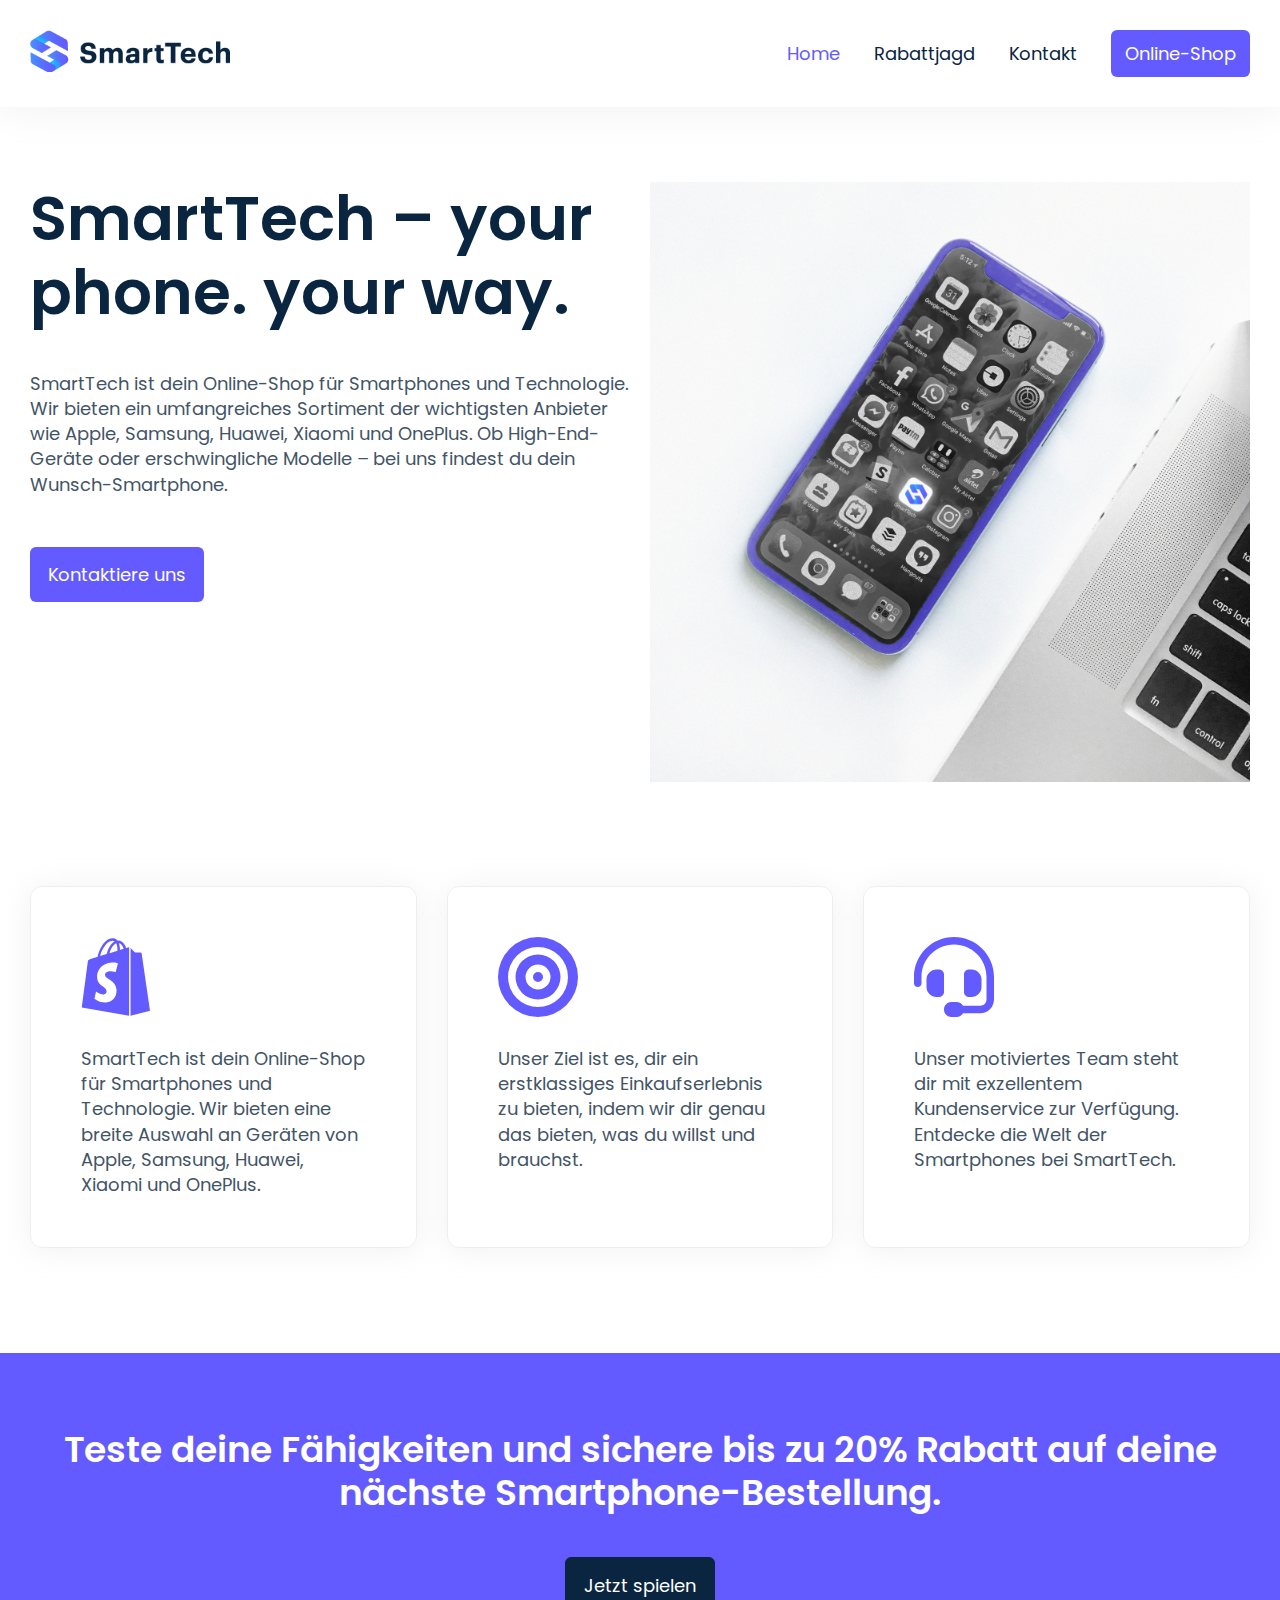
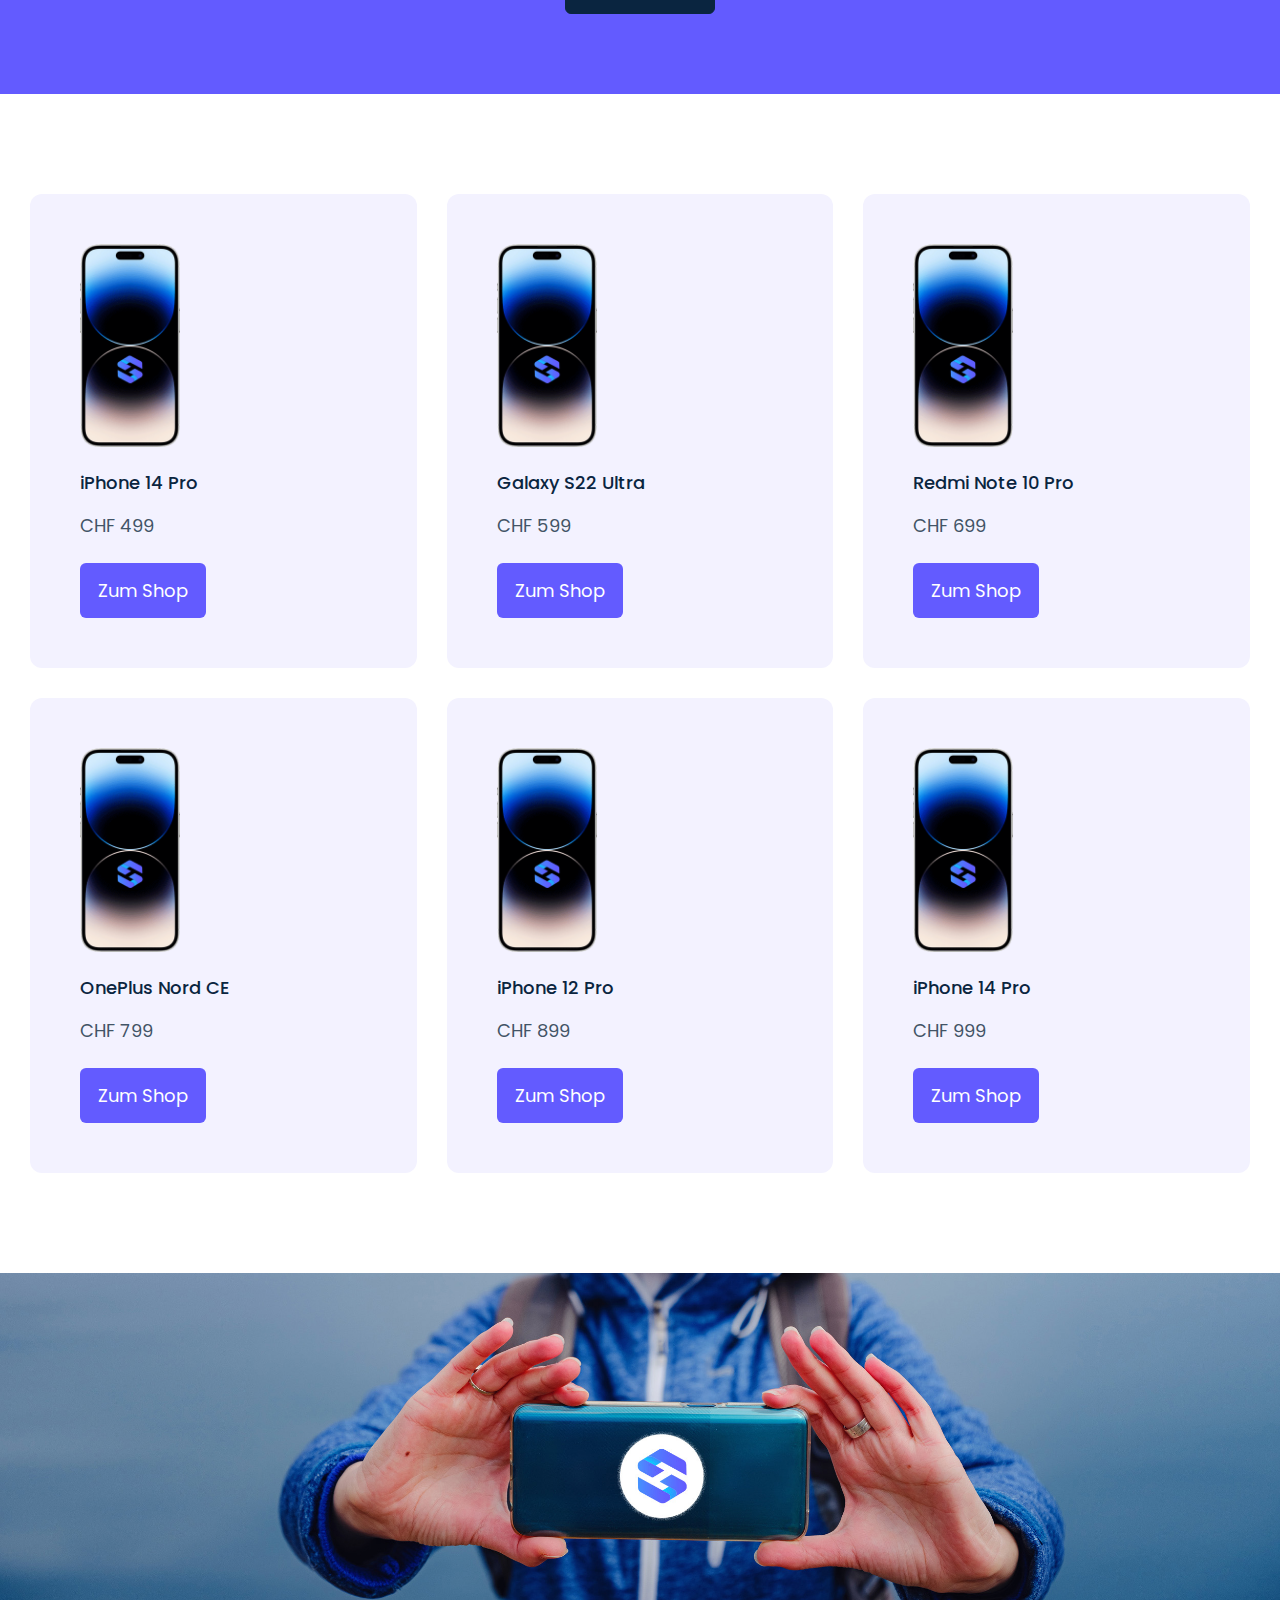
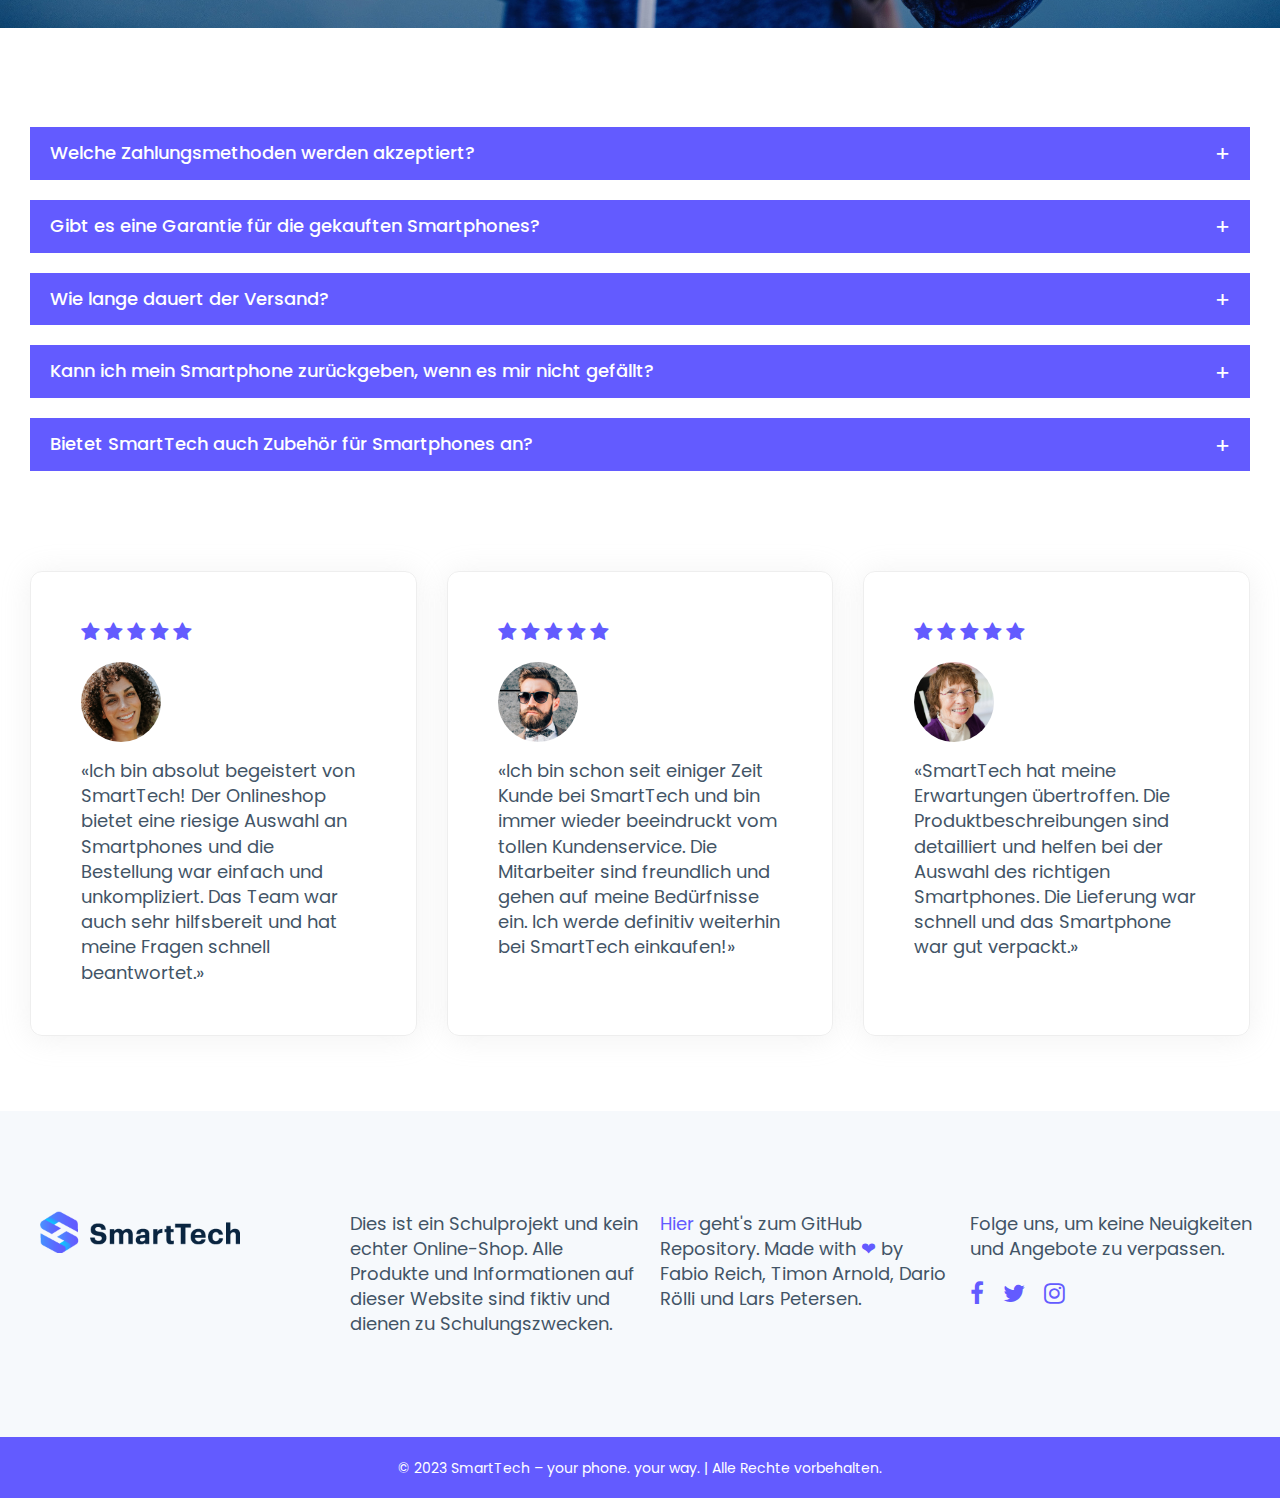
<file: index.html>
<!DOCTYPE html>
<html>
<head>
  <meta charset="utf-8">
  <meta name="viewport" content="width=device-width, initial-scale=1">
  <title>SmartTech – your phone. your way.</title>
  <link rel="stylesheet" href="css/common.css">
  <link rel="stylesheet" href="css/index.css">
  <link rel="stylesheet" href="https://cdnjs.cloudflare.com/ajax/libs/font-awesome/4.7.0/css/font-awesome.min.css">
  <link rel="icon" type="image/png" href="images/smarttech-favicon.png"/> <!-- Favicon -->
  <link rel="preconnect" href="https://fonts.googleapis.com">
  <link rel="preconnect" href="https://fonts.gstatic.com" crossorigin>
  <link href="https://fonts.googleapis.com/css2?family=Poppins:ital,wght@0,100;0,200;0,300;0,400;0,500;0,600;0,700;0,800;0,900;1,100;1,200;1,300;1,400;1,500;1,600;1,700;1,800;1,900&display=swap" rel="stylesheet"> <!-- Schriftart Poppins -->
</head>

<body>

<header>
    <div class="header">
      <div class="logo">
        <a href="index.html">
          <img src="images/smarttech-logo.png" alt="Logo"> <!-- Logo -->
        </a>
      </div>
      <nav>
        <input type="checkbox" id="menu-toggle" class="menu-toggle">
        <label for="menu-toggle" class="menu-icon"><i class="fa solid fa-bars"></i></label>
        <ul class="menu">
            <li class="active"><a href="index.html">Home</a></li>
            <li><a href="rabattjagd.html">Rabattjagd</a></li>
            <li><a href="kontakt.html">Kontakt</a></li>
            <li class="button"><a href="shop.html">Online-Shop</a></li>
        </ul>
      </nav>
    </div>
  </header>

  <div class="container-einspaltig">
    <div class="box-normal">
      <h1>SmartTech – your phone. your way.</h1>
      <p>SmartTech ist dein Online-Shop für Smartphones und Technologie. Wir bieten ein umfangreiches Sortiment der wichtigsten Anbieter wie Apple, Samsung, Huawei, Xiaomi und OnePlus. Ob High-End-Geräte oder erschwingliche Modelle – bei uns findest du dein Wunsch-Smartphone.</p>
      <div class="separator"></div>
      <a href="kontakt.html" class="btn">Kontaktiere uns</a>
    </div>
    <div class="box-normal">
      <img src="images/smartphone-home.jpg" alt="Smartphones" class="img">
    </div>
  </div>

  <div class="container-bewertungen">
    <div class="box-shadow">
      <svg xmlns="http://www.w3.org/2000/svg" height="5em" viewBox="0 0 448 512" class="fontawesome-icon"><!--! Font Awesome Free 6.4.0 by @fontawesome - https://fontawesome.com License - https://fontawesome.com/license (Commercial License) Copyright 2023 Fonticons, Inc. --><style>svg{fill:#635bff}</style><path d="M388.32,104.1a4.66,4.66,0,0,0-4.4-4c-2,0-37.23-.8-37.23-.8s-21.61-20.82-29.62-28.83V503.2L442.76,472S388.72,106.5,388.32,104.1ZM288.65,70.47a116.67,116.67,0,0,0-7.21-17.61C271,32.85,255.42,22,237,22a15,15,0,0,0-4,.4c-.4-.8-1.2-1.2-1.6-2C223.4,11.63,213,7.63,200.58,8c-24,.8-48,18-67.25,48.83-13.61,21.62-24,48.84-26.82,70.06-27.62,8.4-46.83,14.41-47.23,14.81-14,4.4-14.41,4.8-16,18-1.2,10-38,291.82-38,291.82L307.86,504V65.67a41.66,41.66,0,0,0-4.4.4S297.86,67.67,288.65,70.47ZM233.41,87.69c-16,4.8-33.63,10.4-50.84,15.61,4.8-18.82,14.41-37.63,25.62-50,4.4-4.4,10.41-9.61,17.21-12.81C232.21,54.86,233.81,74.48,233.41,87.69ZM200.58,24.44A27.49,27.49,0,0,1,215,28c-6.4,3.2-12.81,8.41-18.81,14.41-15.21,16.42-26.82,42-31.62,66.45-14.42,4.41-28.83,8.81-42,12.81C131.33,83.28,163.75,25.24,200.58,24.44ZM154.15,244.61c1.6,25.61,69.25,31.22,73.25,91.66,2.8,47.64-25.22,80.06-65.65,82.47-48.83,3.2-75.65-25.62-75.65-25.62l10.4-44s26.82,20.42,48.44,18.82c14-.8,19.22-12.41,18.81-20.42-2-33.62-57.24-31.62-60.84-86.86-3.2-46.44,27.22-93.27,94.47-97.68,26-1.6,39.23,4.81,39.23,4.81L221.4,225.39s-17.21-8-37.63-6.4C154.15,221,153.75,239.8,154.15,244.61ZM249.42,82.88c0-12-1.6-29.22-7.21-43.63,18.42,3.6,27.22,24,31.23,36.43Q262.63,78.68,249.42,82.88Z"/></svg>
      <p>SmartTech ist dein Online-Shop für Smartphones und Technologie. Wir bieten eine breite Auswahl an Geräten von Apple, Samsung, Huawei, Xiaomi und OnePlus.</p>
    </div>
    <div class="box-shadow">
      <svg xmlns="http://www.w3.org/2000/svg" height="5em" viewBox="0 0 512 512" class="fontawesome-icon"><!--! Font Awesome Free 6.4.0 by @fontawesome - https://fontawesome.com License - https://fontawesome.com/license (Commercial License) Copyright 2023 Fonticons, Inc. --><style>svg{fill:#635bff}</style><path d="M448 256A192 192 0 1 0 64 256a192 192 0 1 0 384 0zM0 256a256 256 0 1 1 512 0A256 256 0 1 1 0 256zm256 80a80 80 0 1 0 0-160 80 80 0 1 0 0 160zm0-224a144 144 0 1 1 0 288 144 144 0 1 1 0-288zM224 256a32 32 0 1 1 64 0 32 32 0 1 1 -64 0z"/></svg>
      <p>Unser Ziel ist es, dir ein erstklassiges Einkaufserlebnis zu bieten, indem wir dir genau das bieten, was du willst und brauchst.</p>
    </div>
    <div class="box-shadow">
      <svg xmlns="http://www.w3.org/2000/svg" height="5em" viewBox="0 0 512 512" class="fontawesome-icon"><!--! Font Awesome Free 6.4.0 by @fontawesome - https://fontawesome.com License - https://fontawesome.com/license (Commercial License) Copyright 2023 Fonticons, Inc. --><style>svg{fill:#635bff}</style><path d="M256 48C141.1 48 48 141.1 48 256v40c0 13.3-10.7 24-24 24s-24-10.7-24-24V256C0 114.6 114.6 0 256 0S512 114.6 512 256V400.1c0 48.6-39.4 88-88.1 88L313.6 488c-8.3 14.3-23.8 24-41.6 24H240c-26.5 0-48-21.5-48-48s21.5-48 48-48h32c17.8 0 33.3 9.7 41.6 24l110.4 .1c22.1 0 40-17.9 40-40V256c0-114.9-93.1-208-208-208zM144 208h16c17.7 0 32 14.3 32 32V352c0 17.7-14.3 32-32 32H144c-35.3 0-64-28.7-64-64V272c0-35.3 28.7-64 64-64zm224 0c35.3 0 64 28.7 64 64v48c0 35.3-28.7 64-64 64H352c-17.7 0-32-14.3-32-32V240c0-17.7 14.3-32 32-32h16z"/></svg>
      <p>Unser motiviertes Team steht dir mit exzellentem Kundenservice zur Verfügung. Entdecke die Welt der Smartphones bei SmartTech.</p>
    </div>
  </div>
</div>

<div class="container-teaser-home">
  <div class="teaser-home">
      <h2>Teste deine Fähigkeiten und sichere bis zu 20% Rabatt auf deine nächste Smartphone-Bestellung.</h2>
      <div>
        <a href="rabattjagd.html" class="btn-dark">Jetzt spielen</a>
      </div>
  </div>
</div>

<div class="container-produktgallerie">
  <div class="produkt">
    <img src="images/smartphone-product.png" alt="Smartphone 1" class="produkt-photo">
    <h3>iPhone 14 Pro</h3>
    <p class="preis">CHF 499</p>
    <a href="shop.html" class="btn">Zum Shop</a>
  </div>
  <div class="produkt">
    <img src="images/smartphone-product.png" alt="Smartphone 2" class="produkt-photo">
    <h3>Galaxy S22 Ultra</h3>
    <p class="preis">CHF 599</p>
    <a href="shop.html" class="btn">Zum Shop</a>
  </div>
  <div class="produkt">
    <img src="images/smartphone-product.png" alt="Smartphone 3" class="produkt-photo">
    <h3>Redmi Note 10 Pro</h3>
    <p class="preis">CHF 699</p>
    <a href="shop.html" class="btn">Zum Shop</a>
  </div>
  <div class="produkt">
    <img src="images/smartphone-product.png" alt="Smartphone 4" class="produkt-photo">
    <h3>OnePlus Nord CE</h3>
    <p class="preis">CHF 799</p>
    <a href="shop.html" class="btn">Zum Shop</a>
  </div>
  <div class="produkt">
    <img src="images/smartphone-product.png" alt="Smartphone 5" class="produkt-photo">
    <h3>iPhone 12 Pro</h3>
    <p class="preis">CHF 899</p>
    <a href="shop.html" class="btn">Zum Shop</a>
  </div>
  <div class="produkt">
    <img src="images/smartphone-product.png" alt="Smartphone 6" class="produkt-photo">
    <h3>iPhone 14 Pro</h3>
    <p class="preis">CHF 999</p>
    <a href="shop.html" class="btn">Zum Shop</a>
  </div>
</div>

<div>
  <img src="images/smartphone-landscape.jpg" alt="Smartphone" width="100%" height="auto" class="img">
</div>

<div class="hintergrund-faq">
  <div class="container-faq">
    <div class="faq-toggles">
      <div class="toggle">
        <h3>Welche Zahlungsmethoden werden akzeptiert?</h3>
        <div class="answer">
          <p>Bei SmartTech akzeptieren wir verschiedene Zahlungsmethoden, darunter Kreditkarten (Visa, MasterCard), PayPal und Banküberweisungen.</p>
        </div>
      </div>
      <div class="toggle">
        <h3>Gibt es eine Garantie für die gekauften Smartphones?</h3>
        <div class="answer">
          <p>Ja, alle Smartphones, die du bei SmartTech kaufst, sind durch eine Herstellergarantie abgedeckt. Die genauen Garantiebedingungen findest du in den Produktbeschreibungen.</p>
        </div>
      </div>
      <div class="toggle">
        <h3>Wie lange dauert der Versand?</h3>
        <div class="answer">
          <p>Wir streben eine schnelle Lieferung an. In der Regel dauert der Versand innerhalb der Schweiz 1-3 Werktage. Beachte jedoch, dass es zu Verzögerungen kommen kann, insbesondere während der Feiertage oder bei unvorhergesehenen Umständen.</p>
        </div>
      </div>
      <div class="toggle">
        <h3>Kann ich mein Smartphone zurückgeben, wenn es mir nicht gefällt?</h3>
        <div class="answer">
          <p>Ja, bei SmartTech bieten wir eine Rückgabegarantie an. Du kannst das gekaufte Smartphone innerhalb von 14 Tagen nach Erhalt zurückgeben, sofern es sich in einem unbenutzten und originalverpackten Zustand befindet. Bitte beachte unsere Rückgabebedingungen für weitere Informationen.</p>
        </div>
      </div>
      <div class="toggle">
        <h3>Bietet SmartTech auch Zubehör für Smartphones an?</h3>
        <div class="answer">
          <p>Ja, wir bieten eine Vielzahl von Zubehörprodukten für Smartphones an, darunter Hüllen, Bildschirmschutzfolien, Ladegeräte und vieles mehr. Du kannst das Zubehör direkt auf unserer Website erwerben und zusammen mit deinem Smartphone bestellen.</p>
        </div>
      </div>
  </div>
</div>

<div class="container-bewertungen">
  <div class="bewertung">
    <div class="testimonial">
      <span><i class="fa fa-star"></i></span>
      <span><i class="fa fa-star"></i></span>
      <span><i class="fa fa-star"></i></span>
      <span><i class="fa fa-star"></i></span>
      <span><i class="fa fa-star"></i></span>
    </div>
    <div class="profilbild">
      <img src="images/persona-1.jpg" alt="Persona 1">
    </div>
    <p>«Ich bin absolut begeistert von SmartTech! Der Onlineshop bietet eine riesige Auswahl an Smartphones und die Bestellung war einfach und unkompliziert. Das Team war auch sehr hilfsbereit und hat meine Fragen schnell beantwortet.»</p>
  </div>
  
  <div class="bewertung">
    <div class="testimonial">
      <span><i class="fa fa-star"></i></span>
      <span><i class="fa fa-star"></i></span>
      <span><i class="fa fa-star"></i></span>
      <span><i class="fa fa-star"></i></span>
      <span><i class="fa fa-star"></i></span>
    </div>
    <div class="profilbild">
      <img src="images/persona-2.jpg" alt="Persona 2">
    </div>
    <p>«Ich bin schon seit einiger Zeit Kunde bei SmartTech und bin immer wieder beeindruckt vom tollen Kundenservice. Die Mitarbeiter sind freundlich und gehen auf meine Bedürfnisse ein. Ich werde definitiv weiterhin bei SmartTech einkaufen!»</p>
  </div>
  
  <div class="bewertung">
    <div class="testimonial">
      <span><i class="fa fa-star"></i></span>
      <span><i class="fa fa-star"></i></span>
      <span><i class="fa fa-star"></i></span>
      <span><i class="fa fa-star"></i></span>
      <span><i class="fa fa-star"></i></span>
    </div>
    <div class="profilbild">
      <img src="images/persona-3.jpg" alt="Persona 3">
    </div>
    <p>«SmartTech hat meine Erwartungen übertroffen. Die Produktbeschreibungen sind detailliert und helfen bei der Auswahl des richtigen Smartphones. Die Lieferung war schnell und das Smartphone war gut verpackt.»</p>
  </div>
  </div>

  <footer>
    <div class="footer">
      <div class="spalte">
        <a href="index.html">
          <img src="images/smarttech-logo.png" alt="Logo" class="logo-footer">
        </a>
      </div>
      <div class="spalte">
        <p>Dies ist ein Schulprojekt und kein echter Online-Shop. Alle Produkte und Informationen auf dieser Website sind fiktiv und dienen zu Schulungszwecken.</p>
      </div>
      <div class="spalte" id="footer-link">
        <p><a href="https://github.com/darioroelli/AL2_TimonA_Dario_Fabio_LarsP" target="_blank">Hier</a> geht's zum GitHub Repository. Made with <span class="heart"> &#10084; </span> by Fabio Reich, Timon Arnold, Dario Rölli und Lars Petersen.</p>
      </div>
      <div class="spalte">
        <p>Folge uns, um keine Neuigkeiten und Angebote zu verpassen.</p>
        <a href="https://www.facebook.com" target="_blank"><i class="fa fa-facebook"></i></a>
        <a href="https://www.twitter.com" target="_blank"><i class="fa fa-twitter"></i></a>
        <a href="https://www.instagram.com" target="_blank"><i class="fa fa-instagram"></i></a>
      </div>
    </div>
  </footer>

  <div class="hintergrund-copyright">
    <div class="container-copyright">
        <p>© 2023 SmartTech – your phone. your way. | Alle Rechte vorbehalten.</p>
    </div>
  </div>

  <script src="js/common.js"></script>
  <script src="js/index.js"></script>

</body>

</html>
</file>
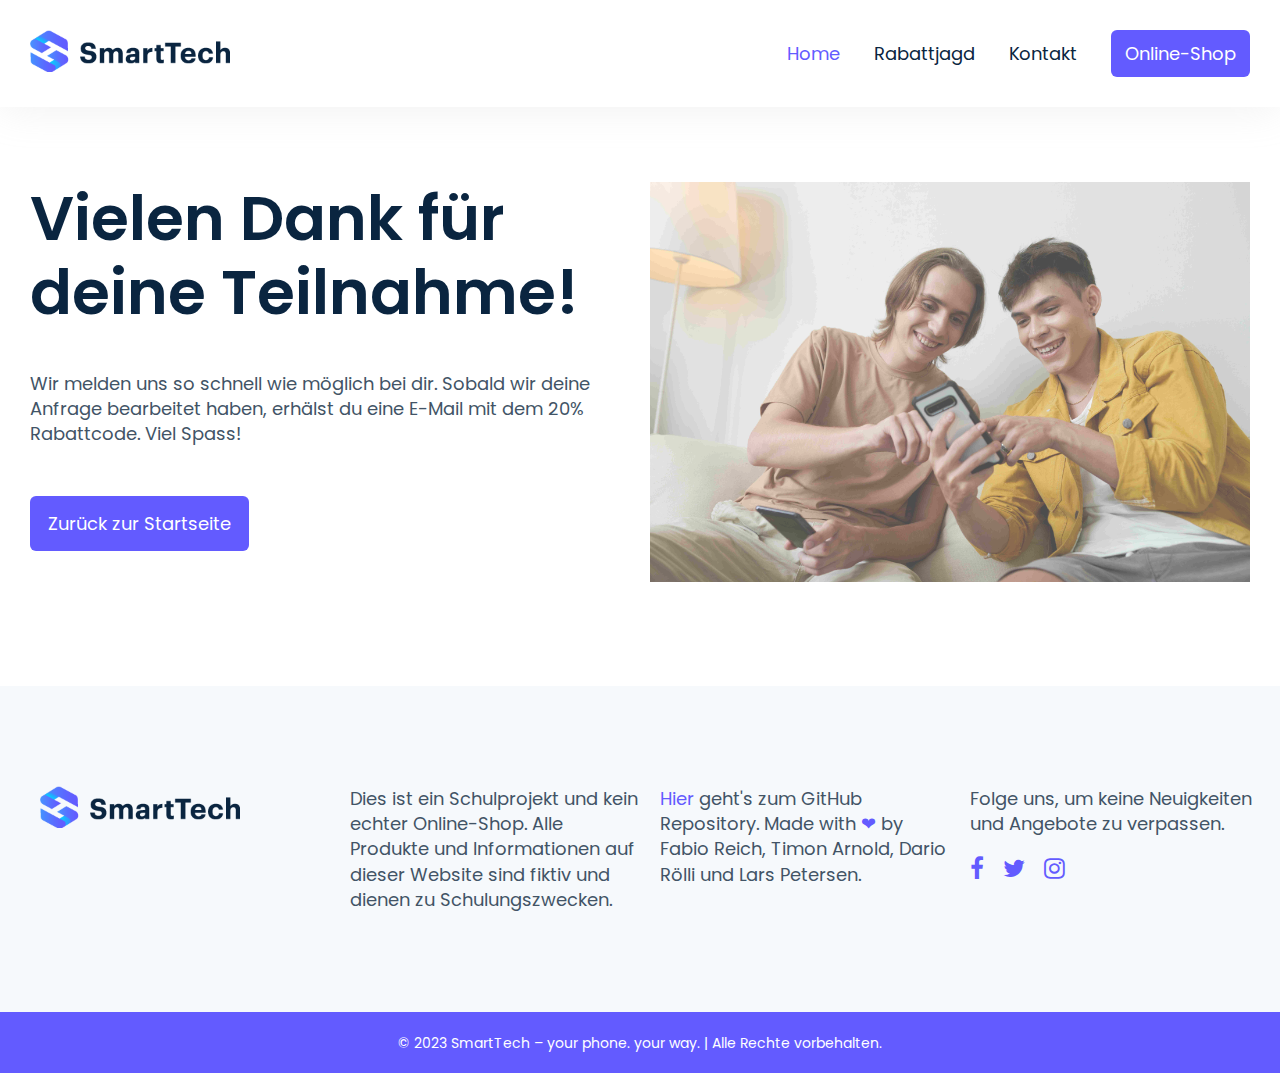
<file: sendebestaetigung.html>
<!DOCTYPE html>
<html>
<head>
  <meta charset="utf-8">
  <meta name="viewport" content="width=device-width, initial-scale=1">
  <title>Sendebestätigung – SmartTech</title>
  <link rel="stylesheet" href="css/common.css">
  <link rel="stylesheet" href="css/index.css">
  <link rel="stylesheet" href="https://cdnjs.cloudflare.com/ajax/libs/font-awesome/4.7.0/css/font-awesome.min.css">
  <link rel="icon" type="image/png" href="images/smarttech-favicon.png"/>
  <link rel="preconnect" href="https://fonts.googleapis.com">
  <link rel="preconnect" href="https://fonts.gstatic.com" crossorigin>
  <link href="https://fonts.googleapis.com/css2?family=Poppins:ital,wght@0,100;0,200;0,300;0,400;0,500;0,600;0,700;0,800;0,900;1,100;1,200;1,300;1,400;1,500;1,600;1,700;1,800;1,900&display=swap" rel="stylesheet">

</head>
<body>

  <header>
    <div class="header">
      <div class="logo">
        <a href="index.html">
          <img src="images/smarttech-logo.png" alt="Logo"> <!-- Logo -->
        </a>
      </div>
      <nav>
        <input type="checkbox" id="menu-toggle" class="menu-toggle">
        <label for="menu-toggle" class="menu-icon"><i class="fa solid fa-bars"></i></label>
        <ul class="menu">
            <li class="active"><a href="index.html">Home</a></li>
            <li><a href="rabattjagd.html">Rabattjagd</a></li>
            <li><a href="kontakt.html">Kontakt</a></li>
            <li class="button"><a href="shop.html">Online-Shop</a></li>
        </ul>
      </nav>
    </div>
  </header>

  <div class="container-einspaltig">
    <div class="box-normal">
      <h1>Vielen Dank für deine Teilnahme!</h1>
      <p>Wir melden uns so schnell wie möglich bei dir. Sobald wir deine Anfrage bearbeitet haben, erhälst du eine E-Mail mit dem 20% Rabattcode. Viel Spass!</p>
      <div class="separator"></div>
      <a href="index.html" class="btn">Zurück zur Startseite</a>
    </div>
    <div class="box-normal">
      <img src="images/vielendank.jpg" alt="Smartphones" class="imgthanks">
    </div>
  </div>

  <footer>
    <div class="footer">
      <div class="spalte">
        <a href="index.html">
          <img src="images/smarttech-logo.png" alt="Logo" class="logo-footer">
        </a>
      </div>
      <div class="spalte">
        <p>Dies ist ein Schulprojekt und kein echter Online-Shop. Alle Produkte und Informationen auf dieser Website sind fiktiv und dienen zu Schulungszwecken.</p>
      </div>
      <div class="spalte" id="footer-link">
        <p><a href="https://github.com/darioroelli/AL2_TimonA_Dario_Fabio_LarsP" target="_blank">Hier</a> geht's zum GitHub Repository. Made with <span class="heart"> &#10084; </span> by Fabio Reich, Timon Arnold, Dario Rölli und Lars Petersen.</p>
      </div>
      <div class="spalte">
        <p>Folge uns, um keine Neuigkeiten und Angebote zu verpassen.</p>
        <a href="https://www.facebook.com" target="_blank"><i class="fa fa-facebook"></i></a>
        <a href="https://www.twitter.com" target="_blank"><i class="fa fa-twitter"></i></a>
        <a href="https://www.instagram.com" target="_blank"><i class="fa fa-instagram"></i></a>
      </div>
    </div>
  </footer>

  <div class="hintergrund-copyright">
    <div class="container-copyright">
        <p>© 2023 SmartTech – your phone. your way. | Alle Rechte vorbehalten.</p>
    </div>
  </div>

  <script src="js/common.js"></script>
  <script src="js/index.js"></script>

</body>

</html>
</file>
<file: css/common.css>
/* Layout */

body {
  margin: 0;
  padding: 0;
  overflow: auto;
}
  
.container-einspaltig {
  max-width: 1220px;
  margin: 0 auto;
  display: grid;
  grid-template-columns: repeat(2, 1fr);
  grid-gap: 20px;
  padding: 75px 30px 50px 30px;
}

.box-normal {
  margin-bottom: 50px;
}
  
@media only screen and (max-width: 950px) {
  /* Smartphones & Tablets */
  .container-einspaltig {
    grid-template-columns: repeat(1, 1fr);
  }
}

.box-shadow {
  padding: 50px 50px 50px 50px;
  box-shadow: rgba(187, 187, 187, 0.2) 0px 2px 30px;
  border-radius: 12px;
  border: 1px solid #ebebebdd;
  transition: all 0.3s ease; 
}

.box-shadow:hover {
  transform: scale(1.02);
}

.box-shadow .fontawesome-icon {
  padding-bottom: 25px;
}
  
/* Farben */

:root {
  --lila: #635bff;
  --darkblue: #0a2540;
  --lightblue: #00d4ff;
  --white: #ffffff;
  --grey: #F6F9FC;
}

.lila {
  color: var(--lila);
}
  
/* Typografie */

h1 {
  font-family: "Poppins", sans-serif;
  font-weight: 600;
  font-size: 62px;
  color: var(--darkblue);
  line-height: 1.2;
  margin-bottom: 40px;
  margin-top: 0px;
}
  
h2 {
  font-family: "Poppins", sans-serif;
  font-weight: 600;
  font-size: 36px;
  color: var(--darkblue);
  line-height: 1.2;
  margin-bottom: 22px;
  margin-top: 0px;
}
  
h3 {
  font-family: "Poppins", sans-serif;
   font-weight: 500;
  font-size: 18px;
  color: var(--darkblue);
  line-height: 1.6;
  margin-bottom: 40px;
  margin-top: 0px;
}
  
p {
  font-family: "Poppins", sans-serif;
  font-weight: 400;
  font-size: 18px;
  color: var(--darkblue);
  line-height: 1.4;
  color: #425466;
  margin: 0px;
}
  
/* Header */

.header {
  max-width: 1220px;
  margin: 0 auto;
  display: grid;
  grid-template-columns: repeat(2, 1fr);
  grid-gap: 20px;
  padding: 10px 30px 10px 30px;
}
  
header {
  background-color: var(--white);
  padding: 20px 0;
  box-shadow: rgba(187, 187, 187, 0.2) 0px 2px 40px;
}
  
.logo img {
  max-width: 200px;
  height: auto;
  float: left;
}
  
.logo img:hover {
  opacity: 0.8;
}
  
nav {
  display: flex;
  justify-content: right;
  align-items: center;
}
  
nav ul {
  list-style: none;
  margin: 0;
  padding: 0;
  font-family: "Poppins", sans-serif;
  font-weight: 400;
}
  
nav ul li {
  display: inline-block;
  margin-left: 30px;
}
  
nav ul li a {
  text-decoration: none;
  color: var(--darkblue);
  font-size: 18px;
}
  
nav ul li a:hover {
  color: var(--lila);
}
  
nav ul li.active a {
  color: var(--lila);
}
  
nav ul li.button {
  background-color: var(--lila);
  padding: 10px 14px;
  border-radius: 6px;
}
  
nav ul li.button a {
  text-decoration: none;
  color: var(--white);
}
  
nav ul li.button:hover {
  background-color: var(--darkblue);
}
  
/* Mobile-Navigation */

.menu-toggle {
  display: none;
}
  
.menu-icon {
  font-size: 24px;
  cursor: pointer;
  display: none;
  color: var(--lila);
}

.menu-icon:hover {
  color: var(--darkblue);
}
  
#menu-toggle {
  display: none;
}
  
@media only screen and (max-width: 950px) {
  /* Tablets */
  .menu-toggle,
  .menu-icon {
    display: block;
  }
  
  .menu {
    display: none;
  }
  
  .menu-toggle:checked ~ .menu {
    display: flex;
    flex-direction: column;
    position: absolute;
    overflow: hidden;
    width: auto;
    height: 100vh;
    top: 105px;
    left: 0;
    right: 0;
    background-color: var(--grey);
    padding: 30px 30px 30px 30px;
    z-index: 999;
    text-align: center;
  }
  
  nav ul li {
    display: block;
    margin: 35px 0;
  }
  
  nav ul li a {
    font-size: 25px;
  }
  
  nav ul li.button {
    background-color: var(--grey);
    padding: 0px;
    border-radius: 0px;
  }
  
  nav ul li.button:hover {
    background-color: var(--grey);
  }
  
  nav ul li.button a {
    text-decoration: none;
    color: var(--darkblue);
  }
  
  nav ul li.button a:hover {
    color: var(--lila);
  }
  
  nav ul li.button a #active {
    color: var(--lila);
    font-weight: 600;
  }
  }
  
/* Footer */

footer {
  background: var(--grey);
}
  
.footer {
  max-width: 1220px;
  margin: 0 auto;
  display: grid;
  grid-template-columns: repeat(4, 1fr);
  grid-gap: 20px;
  padding: 100px 30px 100px 30px;
}
  
@media only screen and (max-width: 950px) {
  /* Smartphones */
  .footer {
    grid-template-columns: 1fr;
    padding-top: 75px;
    padding-bottom: 50px;
  }

  .spalte {
    display: inline-block;
    width: 100%;
    vertical-align: top;
    margin-bottom: 25px;
  }
  }
  
.spalte {
  display: inline-block;
  width: 100%;
  vertical-align: top;
  padding: 0 10px;
}

footer .fa {
  font-size: 24px;
  margin-right: 15px;
  margin-top: 20px;
  color: var(--lila);
}
  
footer a .fa:hover {
  font-size: 24px;
  margin-right: 15px;
  color: var(--darkblue);
}

.logo-footer {
  max-width: 200px;
  height: auto;
  float: left;
}
  
.logo-footer:hover {
  opacity: 0.8;
}

#footer-link a {
  text-decoration: none;
   color: var(--lila);
}

#footer-link a:hover {
  text-decoration: none;
   color: #425466;
}

.heart {
  color: var(--lila);
}

/* Copyright-Fusszeile */

.hintergrund-copyright {
  background: var(--lila)
}
  
.container-copyright {
  max-width: 1220px;
  margin: 0 auto;
  display: grid;
  grid-template-columns: repeat(1, 1fr);
  grid-gap: 20px;
  padding: 19px 30px 17px 30px;
  text-align: center;
}

.container-copyright p {
  font-size: 14px;
  color: var(--white);
  line-height: 1.8;
}

/* Button hell */

.btn {
  display: inline-block;
  font-size: 18px;
  border: none;
  color: #ffffff;
  cursor: pointer;
  text-decoration: none;
  font-family: "Poppins", sans-serif;
  background-color: var(--lila);
  padding: 14px 18px;
  border-radius: 6px;
  transition: background-color 0.3s ease;
  margin: 0px;
}

.btn:hover {
  background-color: var(--darkblue);
}

/* Button dunkel */

.btn-dark {
  display: inline-block;
  font-size: 18px;
  border: none;
  color: #ffffff;
  border: 1px solid var(--darkblue);
  cursor: pointer;
  text-decoration: none;
  font-family: "Poppins", sans-serif;
  background-color: var(--darkblue);
  padding: 14px 18px;
  border-radius: 6px;
  transition: background-color 0.3s ease;
  margin: 0px;
}

.btn-dark:hover {
  background: none;
  border: 1px solid white;
}

/* Separator (Abstand) */

.separator {
  margin-top: 50px;
}

/* Bilder */

.img {
  max-width: 100%;
}

/* Sendebestätigung */

.imgthanks{
  max-width: 100%;
  opacity: 0.7;
}

/* Promotion */

.container-teaser {
  background: var(--lila)
}
  
.teaser {
  max-width: 1220px;
  margin: 0 auto;
  display: grid;
  grid-template-columns: repeat(1, 1fr);
  grid-gap: 20px;
  padding: 75px 30px 80px 30px;
  text-align: center;
  margin-top: 30px;
}

.teaser h2 {
  color: var(--white);
}

  /* Bewertungen */

.container-bewertungen {
  max-width: 1220px;
  margin: 0 auto;
  display: grid;
  grid-template-columns: repeat(3, 1fr);
  grid-gap: 30px;
  padding: 0px 30px 75px 30px;
}

.bewertung {
  padding: 50px 50px 50px 50px;
  box-shadow: rgba(187, 187, 187, 0.2) 0px 2px 30px;
  border-radius: 12px;
  border: 1px solid #ebebebdd;
  transition: all 0.3s ease;  
}

.container-bewertungen .fa {
  color: var(--lila);
  font-size: 20px;
  margin-bottom: 10px;
}

.bewertung:hover {
  transform: scale(1.02);
}

@media only screen and (max-width: 950px) {
  /* Tablets */
  .container-bewertungen {
    grid-template-columns: repeat(1, 1fr);
  }
}

.testimonial {
  margin-bottom: 10px;
}
  
.star {
  display: inline-block;
  width: 20px;
  height: 20px;
  background-color: yellow;
  margin-right: 2px;
}
  
.profilbild img {
  width: 80px;
  height: 80px;
  border-radius: 50%;
  object-fit: cover;
  margin-bottom: 12px;
}

/* Produkt Gallerie */

.container-produktgallerie {
  max-width: 1220px;
  margin: 0 auto;
  display: grid;
  grid-template-columns: repeat(3, 1fr);
  grid-gap: 30px;
  padding: 0px 30px 100px 30px;
}

.produkt {
  padding: 50px 50px 50px 50px;
  background: #f3f2ff;
  border-radius: 12px;
  border: none;
  transition: all 0.3s ease;
}

.produkt-box:hover {
  transform: scale(1.02);
  background: #dfdbff;
}

@media only screen and (max-width: 950px) {
  /* Tablets */
  .container-produktgallerie {
      grid-template-columns: repeat(1, 1fr);
  }
}

.produkt-photo {
  width: 100px;
  height: auto;
}

.preis {
  margin-bottom: 25px;
}

.container-produktgallerie h3 {
  margin-bottom: 15px;
  margin-top: 18px;
}
</file>
<file: css/index.css>
/* Promotion-Teaser Home */

.container-teaser-home {
  background: var(--lila)
}
  
.teaser-home {
  max-width: 1220px;
  margin: 0 auto;
  display: grid;
  grid-template-columns: repeat(1, 1fr);
  grid-gap: 20px;
  padding: 75px 30px 80px 30px;
  text-align: center;
  margin-top: 30px;
  margin-bottom: 100px;
}

.teaser-home h2 {
  color: var(--white);
}

/* FAQ */

.hintergrund-faq {
  background: var(--white)
}
  
.container-faq {
  max-width: 1220px;
  margin: 0 auto;
  display: grid;
  grid-template-columns: repeat(1, 1fr);
  grid-gap: 20px;
  padding: 95px 30px 80px 30px;
  text-align: left;
}

.toggle {
  margin-bottom: 20px;
  position: relative;
}

.toggle::after {
  content: '+';
  position: absolute;
  top: 50%;
  right: 20px;
  transform: translateY(-50%);
  font-size: 22px;
  font-weight: 400;
  font-family: "Poppins", sans-serif;
  color: var(--white);
  transition: transform 0.3s ease;
}

.toggle.active::after {
  content: '-';
  position: absolute;
  top: 25px;
  right: 20px;
  transform: translateY(-50%);
  font-size: 22px;
  font-weight: 400;
  font-family: "Poppins", sans-serif;
  color: var(--white);
}
  
.toggle h3 {
  cursor: pointer;
  margin: 0;
  padding: 12px 50px 12px 20px;
  background-color: var(--lila);
  color: var(--white);
}

.toggle h3:hover {
  background-color: var(--darkblue);
  color: var(--white);
}
  
.toggle .answer {
  padding: 20px 20px 20px 20px;
  background: none;
  color: var(--darkblue);
  display: none;
}

.toggle.active .answer {
  display: block;
}
</file>
